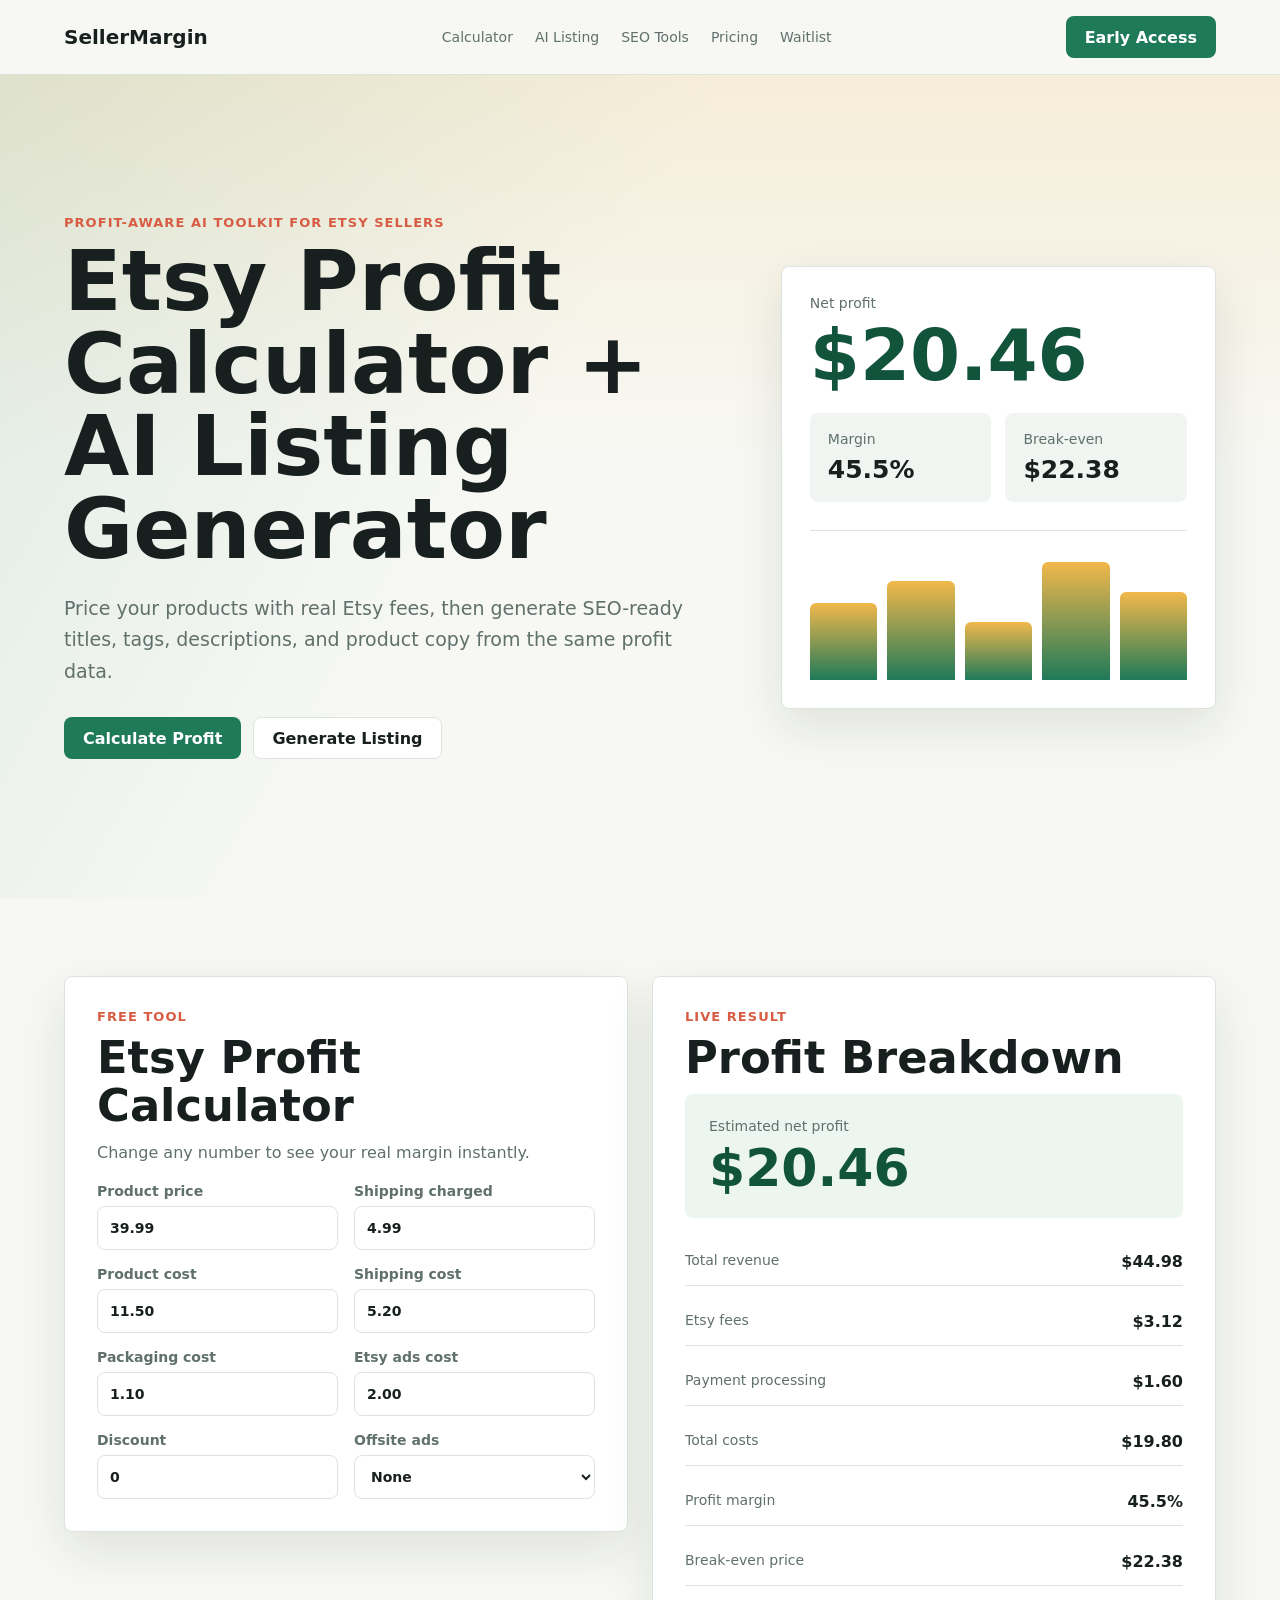
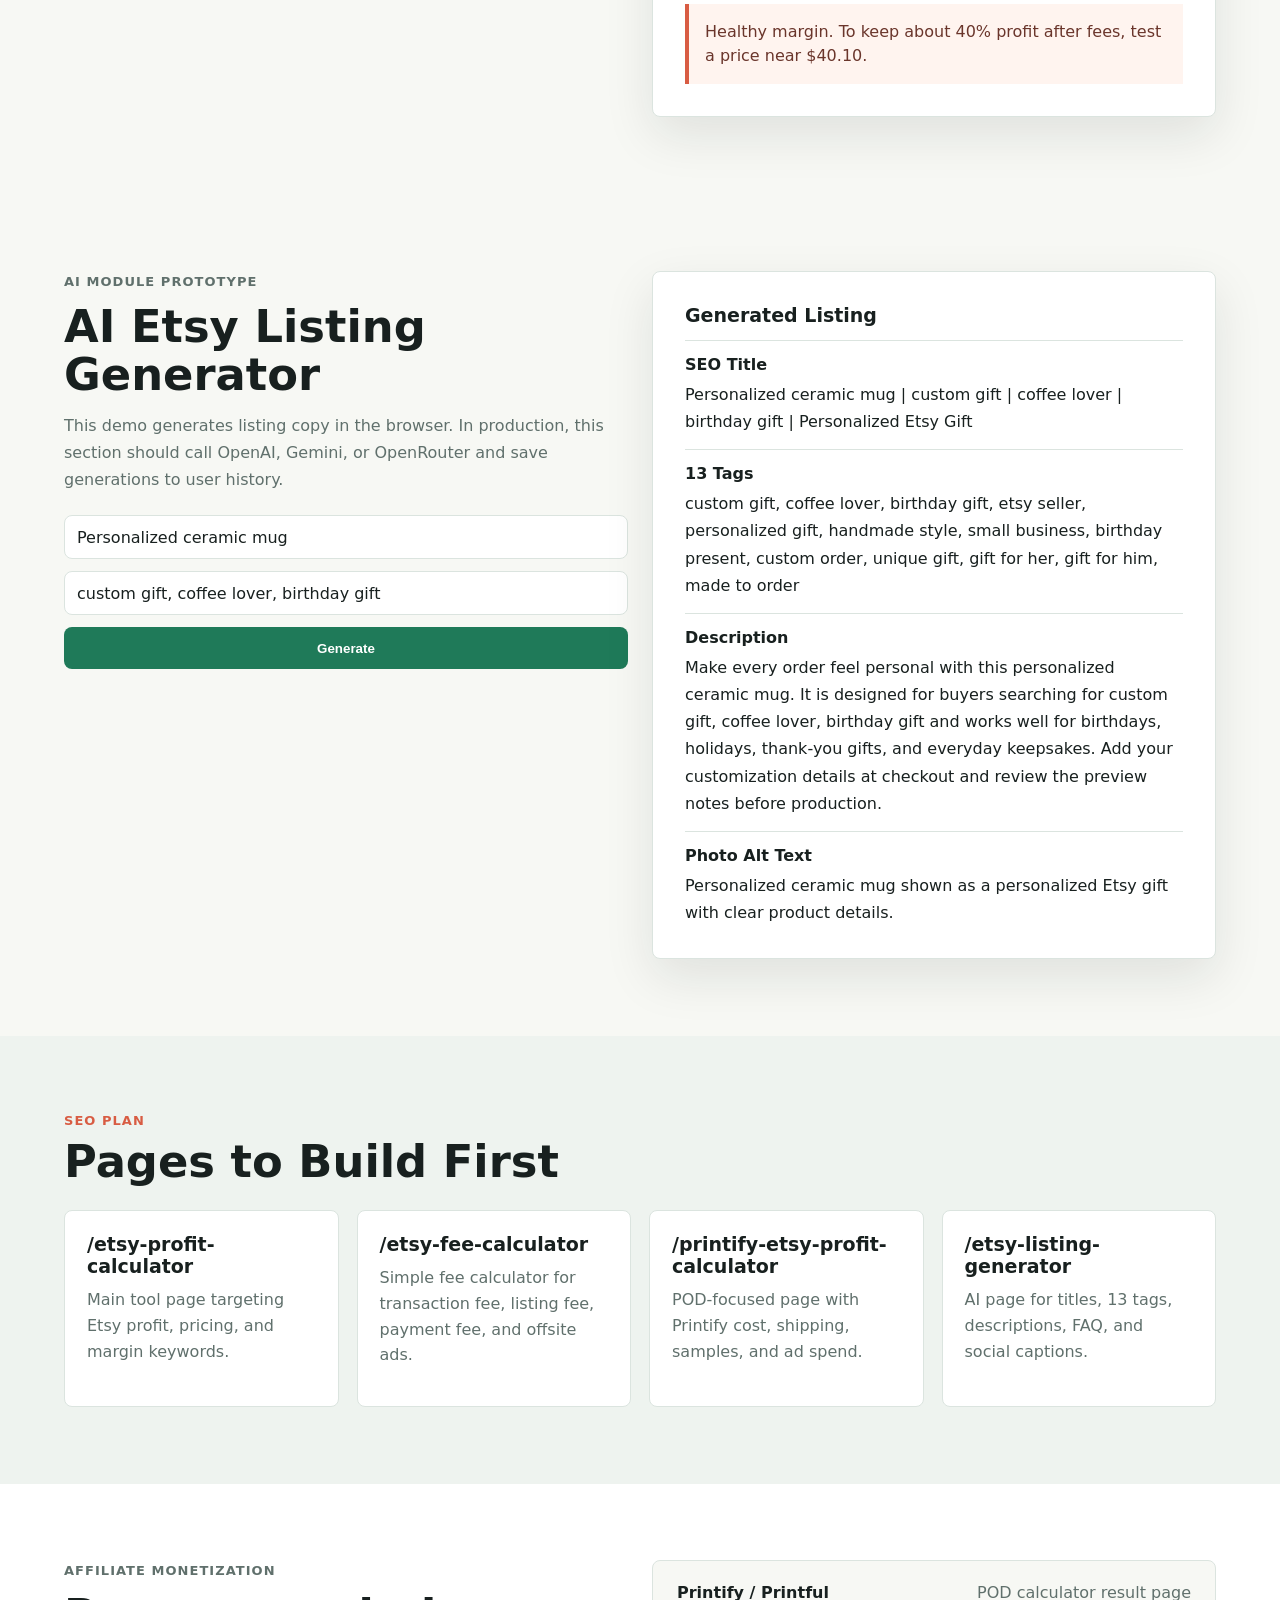
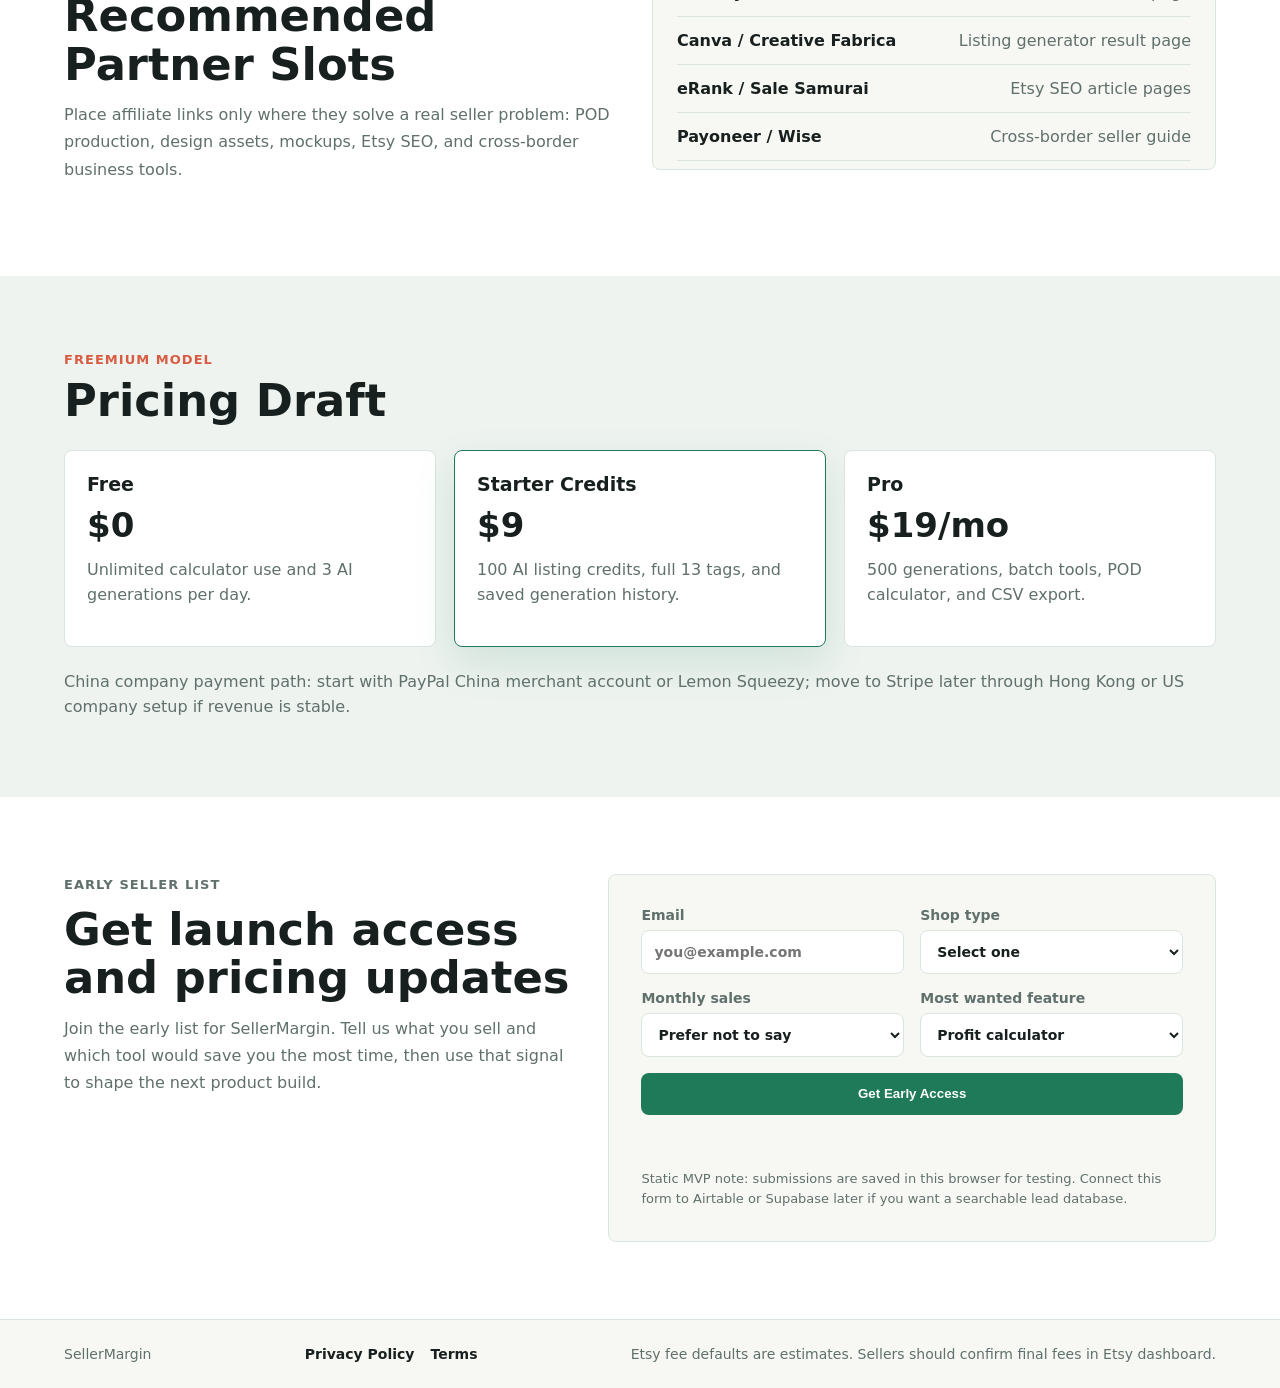
<file: index.html>
<!doctype html>
<html lang="en">
  <head>
    <meta charset="UTF-8" />
    <meta name="viewport" content="width=device-width, initial-scale=1.0" />
    <title>Etsy Profit Calculator & AI Listing Generator | SellerMargin</title>
    <meta
      name="description"
      content="Free Etsy profit calculator and AI listing toolkit for sellers. Estimate Etsy fees, net profit, margin, break-even price, titles, tags, and descriptions."
    />
    <meta
      name="keywords"
      content="Etsy profit calculator, Etsy fee calculator, Etsy listing generator, Etsy SEO tool, Etsy pricing calculator"
    />
    <meta name="robots" content="index, follow" />
    <meta name="theme-color" content="#1f7a59" />
    <meta property="og:type" content="website" />
    <meta property="og:title" content="Etsy Profit Calculator & AI Listing Generator" />
    <meta
      property="og:description"
      content="Calculate Etsy profit before you list, then draft SEO-friendly titles, tags, and product descriptions."
    />
    <meta property="og:site_name" content="SellerMargin" />
    <meta name="twitter:card" content="summary_large_image" />
    <meta name="twitter:title" content="Etsy Profit Calculator & AI Listing Generator" />
    <meta
      name="twitter:description"
      content="Free Etsy profit calculator and AI listing toolkit for handmade, POD, and digital product sellers."
    />
    <link rel="stylesheet" href="styles.css" />
    <script async src="https://www.googletagmanager.com/gtag/js?id=G-8YVQJDS0BV"></script>
    <script>
      window.dataLayer = window.dataLayer || [];
      function gtag() {
        dataLayer.push(arguments);
      }
      gtag("js", new Date());
      gtag("config", "G-8YVQJDS0BV");
    </script>
    <script type="application/ld+json">
      {
        "@context": "https://schema.org",
        "@type": "SoftwareApplication",
        "name": "SellerMargin",
        "applicationCategory": "BusinessApplication",
        "operatingSystem": "Web",
        "description": "A free Etsy profit calculator and AI listing toolkit for estimating product margin and drafting listing copy.",
        "offers": {
          "@type": "Offer",
          "price": "0",
          "priceCurrency": "USD"
        }
      }
    </script>
  </head>
  <body>
    <header class="topbar">
      <a class="brand" href="#tool">SellerMargin</a>
      <nav class="nav" aria-label="Primary navigation">
        <a href="#calculator">Calculator</a>
        <a href="#listing">AI Listing</a>
        <a href="#seo">SEO Tools</a>
        <a href="#pricing">Pricing</a>
        <a href="#waitlist">Waitlist</a>
      </nav>
      <a class="nav-cta" href="#waitlist">Early Access</a>
    </header>

    <main>
      <section class="hero" id="tool">
        <div class="hero-copy">
          <p class="eyebrow">Profit-aware AI toolkit for Etsy sellers</p>
          <h1>Etsy Profit Calculator + AI Listing Generator</h1>
          <p class="hero-text">
            Price your products with real Etsy fees, then generate SEO-ready titles, tags,
            descriptions, and product copy from the same profit data.
          </p>
          <div class="hero-actions">
            <a class="button primary" href="#calculator" data-track="hero_calculator_clicked">Calculate Profit</a>
            <a class="button secondary" href="#listing" data-track="hero_listing_clicked">Generate Listing</a>
          </div>
        </div>
        <div class="hero-panel" aria-label="Profit preview">
          <div class="metric">
            <span>Net profit</span>
            <strong id="heroProfit">$18.42</strong>
          </div>
          <div class="metric-row">
            <div>
              <span>Margin</span>
              <strong id="heroMargin">36.8%</strong>
            </div>
            <div>
              <span>Break-even</span>
              <strong id="heroBreakEven">$22.31</strong>
            </div>
          </div>
          <div class="mini-chart">
            <span style="height: 56%"></span>
            <span style="height: 72%"></span>
            <span style="height: 42%"></span>
            <span style="height: 86%"></span>
            <span style="height: 64%"></span>
          </div>
        </div>
      </section>

      <section class="tool-grid" id="calculator">
        <div class="panel input-panel">
          <div class="section-heading">
            <p class="eyebrow">Free tool</p>
            <h2>Etsy Profit Calculator</h2>
            <p class="section-intro">Change any number to see your real margin instantly.</p>
          </div>

          <form class="calculator-form" id="profitForm">
            <label>
              Product price
              <input type="number" id="price" min="0" step="0.01" value="39.99" />
            </label>
            <label>
              Shipping charged
              <input type="number" id="shippingCharged" min="0" step="0.01" value="4.99" />
            </label>
            <label>
              Product cost
              <input type="number" id="productCost" min="0" step="0.01" value="11.50" />
            </label>
            <label>
              Shipping cost
              <input type="number" id="shippingCost" min="0" step="0.01" value="5.20" />
            </label>
            <label>
              Packaging cost
              <input type="number" id="packagingCost" min="0" step="0.01" value="1.10" />
            </label>
            <label>
              Etsy ads cost
              <input type="number" id="adsCost" min="0" step="0.01" value="2.00" />
            </label>
            <label>
              Discount
              <input type="number" id="discount" min="0" max="90" step="1" value="0" />
            </label>
            <label>
              Offsite ads
              <select id="offsiteRate">
                <option value="0">None</option>
                <option value="0.12">12%</option>
                <option value="0.15">15%</option>
              </select>
            </label>
          </form>
        </div>

        <div class="panel results-panel">
          <div class="section-heading">
            <p class="eyebrow">Live result</p>
            <h2>Profit Breakdown</h2>
          </div>

          <div class="result-main">
            <span>Estimated net profit</span>
            <strong id="netProfit">$0.00</strong>
          </div>

          <div class="result-list">
            <div><span>Total revenue</span><strong id="totalRevenue">$0.00</strong></div>
            <div><span>Etsy fees</span><strong id="etsyFees">$0.00</strong></div>
            <div><span>Payment processing</span><strong id="paymentFee">$0.00</strong></div>
            <div><span>Total costs</span><strong id="totalCosts">$0.00</strong></div>
            <div><span>Profit margin</span><strong id="profitMargin">0%</strong></div>
            <div><span>Break-even price</span><strong id="breakEven">$0.00</strong></div>
          </div>

          <div class="recommendation" id="recommendation"></div>
        </div>
      </section>

      <section class="split-section" id="listing">
        <div>
          <p class="eyebrow">AI module prototype</p>
          <h2>AI Etsy Listing Generator</h2>
          <p>
            This demo generates listing copy in the browser. In production, this section
            should call OpenAI, Gemini, or OpenRouter and save generations to user history.
          </p>
          <div class="listing-controls">
            <input id="productType" value="Personalized ceramic mug" aria-label="Product type" />
            <input id="keywords" value="custom gift, coffee lover, birthday gift" aria-label="Keywords" />
            <button class="button primary" id="generateListing" type="button">Generate</button>
          </div>
        </div>
        <div class="panel output-panel">
          <h3>Generated Listing</h3>
          <div id="listingOutput"></div>
        </div>
      </section>

      <section class="content-band" id="seo">
        <div class="section-heading">
          <p class="eyebrow">SEO plan</p>
          <h2>Pages to Build First</h2>
        </div>
        <div class="cards">
          <article class="card">
            <h3><a href="etsy-profit-calculator.html">/etsy-profit-calculator</a></h3>
            <p>Main tool page targeting Etsy profit, pricing, and margin keywords.</p>
          </article>
          <article class="card">
            <h3><a href="etsy-fee-calculator.html">/etsy-fee-calculator</a></h3>
            <p>Simple fee calculator for transaction fee, listing fee, payment fee, and offsite ads.</p>
          </article>
          <article class="card">
            <h3><a href="printify-etsy-profit-calculator.html">/printify-etsy-profit-calculator</a></h3>
            <p>POD-focused page with Printify cost, shipping, samples, and ad spend.</p>
          </article>
          <article class="card">
            <h3><a href="etsy-listing-generator.html">/etsy-listing-generator</a></h3>
            <p>AI page for titles, 13 tags, descriptions, FAQ, and social captions.</p>
          </article>
        </div>
      </section>

      <section class="split-section affiliate">
        <div>
          <p class="eyebrow">Affiliate monetization</p>
          <h2>Recommended Partner Slots</h2>
          <p>
            Place affiliate links only where they solve a real seller problem: POD production,
            design assets, mockups, Etsy SEO, and cross-border business tools.
          </p>
        </div>
        <div class="partner-list">
          <div><strong>Printify / Printful</strong><span>POD calculator result page</span></div>
          <div><strong>Canva / Creative Fabrica</strong><span>Listing generator result page</span></div>
          <div><strong>eRank / Sale Samurai</strong><span>Etsy SEO article pages</span></div>
          <div><strong>Payoneer / Wise</strong><span>Cross-border seller guide</span></div>
        </div>
      </section>

      <section class="content-band" id="pricing">
        <div class="section-heading">
          <p class="eyebrow">Freemium model</p>
          <h2>Pricing Draft</h2>
        </div>
        <div class="pricing-grid">
          <article class="price-card">
            <h3>Free</h3>
            <strong>$0</strong>
            <p>Unlimited calculator use and 3 AI generations per day.</p>
          </article>
          <article class="price-card featured">
            <h3>Starter Credits</h3>
            <strong>$9</strong>
            <p>100 AI listing credits, full 13 tags, and saved generation history.</p>
          </article>
          <article class="price-card">
            <h3>Pro</h3>
            <strong>$19/mo</strong>
            <p>500 generations, batch tools, POD calculator, and CSV export.</p>
          </article>
        </div>
        <p class="payment-note">
          China company payment path: start with PayPal China merchant account or Lemon Squeezy;
          move to Stripe later through Hong Kong or US company setup if revenue is stable.
        </p>
      </section>

      <section class="waitlist-section" id="waitlist">
        <div class="waitlist-copy">
          <p class="eyebrow">Early seller list</p>
          <h2>Get launch access and pricing updates</h2>
          <p>
            Join the early list for SellerMargin. Tell us what you sell and which tool would
            save you the most time, then use that signal to shape the next product build.
          </p>
        </div>
        <form
          class="waitlist-form"
          id="waitlistForm"
          action="https://formsubmit.co/ajax/rockbush2021@gmail.com"
          method="POST"
        >
          <input type="hidden" name="_subject" value="New SellerMargin early access lead" />
          <input type="hidden" name="_template" value="table" />
          <input type="hidden" name="_captcha" value="false" />
          <label>
            Email
            <input type="email" id="waitlistEmail" name="email" placeholder="you@example.com" required />
          </label>
          <label>
            Shop type
            <select id="shopType" name="shopType" required>
              <option value="">Select one</option>
              <option>Handmade products</option>
              <option>Digital products</option>
              <option>Print on Demand</option>
              <option>New Etsy seller</option>
              <option>Other ecommerce seller</option>
            </select>
          </label>
          <label>
            Monthly sales
            <select id="monthlySales" name="monthlySales">
              <option value="">Prefer not to say</option>
              <option>$0 - $500</option>
              <option>$501 - $2,000</option>
              <option>$2,001 - $10,000</option>
              <option>$10,000+</option>
            </select>
          </label>
          <label>
            Most wanted feature
            <select id="wantedFeature" name="wantedFeature">
              <option>Profit calculator</option>
              <option>AI listing generator</option>
              <option>SEO keyword planner</option>
              <option>Batch listing tools</option>
              <option>CSV export</option>
            </select>
          </label>
          <button class="button primary" type="submit" data-track="waitlist_submit_clicked">Get Early Access</button>
          <p class="form-status" id="waitlistStatus" role="status" aria-live="polite"></p>
          <p class="form-note">
            Static MVP note: submissions are saved in this browser for testing. Connect this
            form to Airtable or Supabase later if you want a searchable lead database.
          </p>
        </form>
      </section>
    </main>

    <footer class="footer">
      <span>SellerMargin</span>
      <nav class="footer-links" aria-label="Footer navigation">
        <a href="privacy.html">Privacy Policy</a>
        <a href="terms.html">Terms</a>
      </nav>
      <span>Etsy fee defaults are estimates. Sellers should confirm final fees in Etsy dashboard.</span>
    </footer>

    <script src="script.js"></script>
  </body>
</html>
</file>
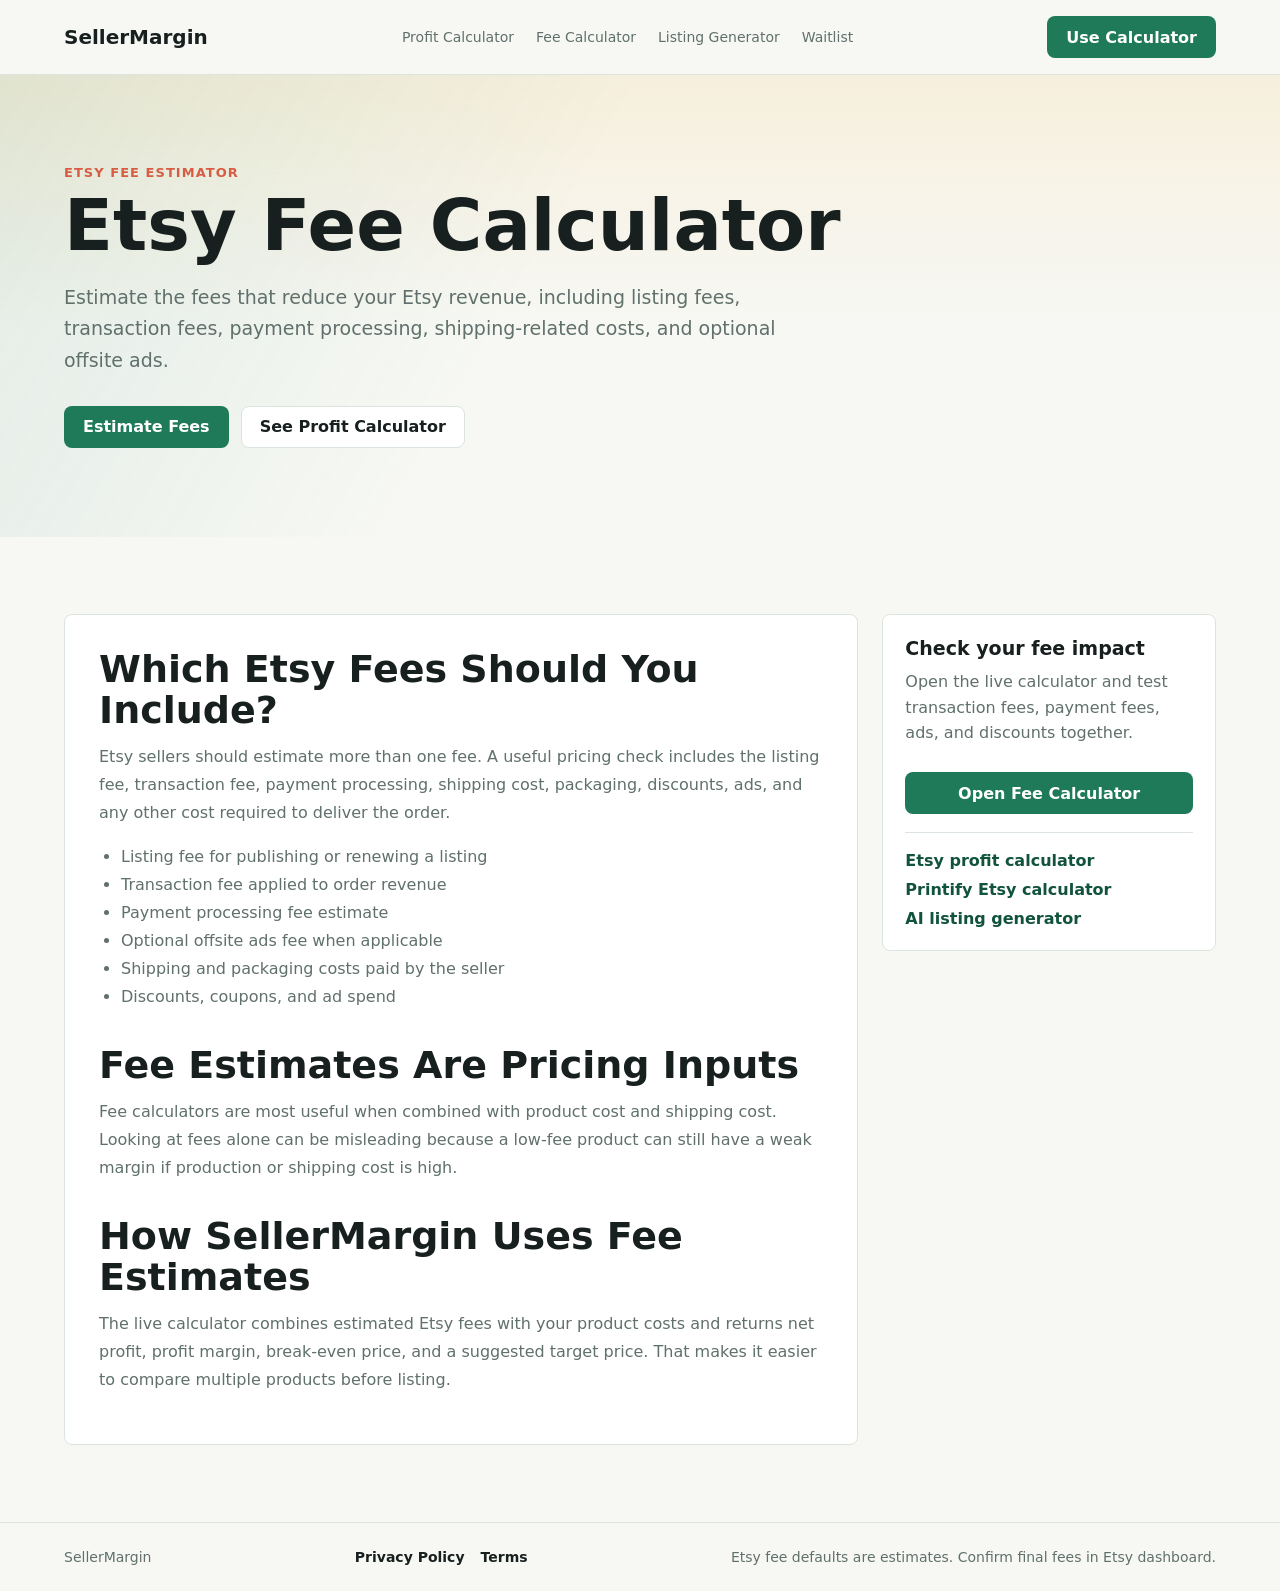
<file: etsy-fee-calculator.html>
<!doctype html>
<html lang="en">
  <head>
    <meta charset="UTF-8" />
    <meta name="viewport" content="width=device-width, initial-scale=1.0" />
    <title>Etsy Fee Calculator | SellerMargin</title>
    <meta
      name="description"
      content="Estimate Etsy listing fees, transaction fees, payment processing fees, offsite ads, and total selling costs before pricing your product."
    />
    <meta name="robots" content="index, follow" />
    <link rel="canonical" href="https://rockbush.github.io/etys-test/etsy-fee-calculator.html" />
    <meta property="og:type" content="website" />
    <meta property="og:title" content="Etsy Fee Calculator" />
    <meta property="og:description" content="Estimate Etsy fees and total selling costs before pricing." />
    <meta property="og:site_name" content="SellerMargin" />
    <meta name="twitter:card" content="summary" />
    <link rel="stylesheet" href="styles.css" />
    <script async src="https://www.googletagmanager.com/gtag/js?id=G-8YVQJDS0BV"></script>
    <script>
      window.dataLayer = window.dataLayer || [];
      function gtag() {
        dataLayer.push(arguments);
      }
      gtag("js", new Date());
      gtag("config", "G-8YVQJDS0BV");
    </script>
  </head>
  <body>
    <header class="topbar">
      <a class="brand" href="index.html#tool">SellerMargin</a>
      <nav class="nav" aria-label="Primary navigation">
        <a href="etsy-profit-calculator.html">Profit Calculator</a>
        <a href="etsy-fee-calculator.html">Fee Calculator</a>
        <a href="etsy-listing-generator.html">Listing Generator</a>
        <a href="index.html#waitlist">Waitlist</a>
      </nav>
      <a class="nav-cta" href="index.html#calculator" data-track="seo_fee_cta_clicked">Use Calculator</a>
    </header>

    <main>
      <section class="seo-hero">
        <p class="eyebrow">Etsy fee estimator</p>
        <h1>Etsy Fee Calculator</h1>
        <p class="hero-text">
          Estimate the fees that reduce your Etsy revenue, including listing fees,
          transaction fees, payment processing, shipping-related costs, and optional
          offsite ads.
        </p>
        <div class="hero-actions">
          <a class="button primary" href="index.html#calculator" data-track="seo_fee_cta_clicked">
            Estimate Fees
          </a>
          <a class="button secondary" href="etsy-profit-calculator.html">
            See Profit Calculator
          </a>
        </div>
      </section>

      <section class="seo-layout">
        <article class="article-panel">
          <h2>Which Etsy Fees Should You Include?</h2>
          <p>
            Etsy sellers should estimate more than one fee. A useful pricing check includes
            the listing fee, transaction fee, payment processing, shipping cost, packaging,
            discounts, ads, and any other cost required to deliver the order.
          </p>
          <ul>
            <li>Listing fee for publishing or renewing a listing</li>
            <li>Transaction fee applied to order revenue</li>
            <li>Payment processing fee estimate</li>
            <li>Optional offsite ads fee when applicable</li>
            <li>Shipping and packaging costs paid by the seller</li>
            <li>Discounts, coupons, and ad spend</li>
          </ul>

          <h2>Fee Estimates Are Pricing Inputs</h2>
          <p>
            Fee calculators are most useful when combined with product cost and shipping
            cost. Looking at fees alone can be misleading because a low-fee product can
            still have a weak margin if production or shipping cost is high.
          </p>

          <h2>How SellerMargin Uses Fee Estimates</h2>
          <p>
            The live calculator combines estimated Etsy fees with your product costs and
            returns net profit, profit margin, break-even price, and a suggested target
            price. That makes it easier to compare multiple products before listing.
          </p>
        </article>

        <aside class="side-panel">
          <h3>Check your fee impact</h3>
          <p>Open the live calculator and test transaction fees, payment fees, ads, and discounts together.</p>
          <a class="button primary" href="index.html#calculator" data-track="seo_fee_cta_clicked">
            Open Fee Calculator
          </a>
          <div class="inline-links">
            <a href="etsy-profit-calculator.html">Etsy profit calculator</a>
            <a href="printify-etsy-profit-calculator.html">Printify Etsy calculator</a>
            <a href="etsy-listing-generator.html">AI listing generator</a>
          </div>
        </aside>
      </section>
    </main>

    <footer class="footer">
      <span>SellerMargin</span>
      <nav class="footer-links" aria-label="Footer navigation">
        <a href="privacy.html">Privacy Policy</a>
        <a href="terms.html">Terms</a>
      </nav>
      <span>Etsy fee defaults are estimates. Confirm final fees in Etsy dashboard.</span>
    </footer>

    <script src="script.js"></script>
  </body>
</html>
</file>
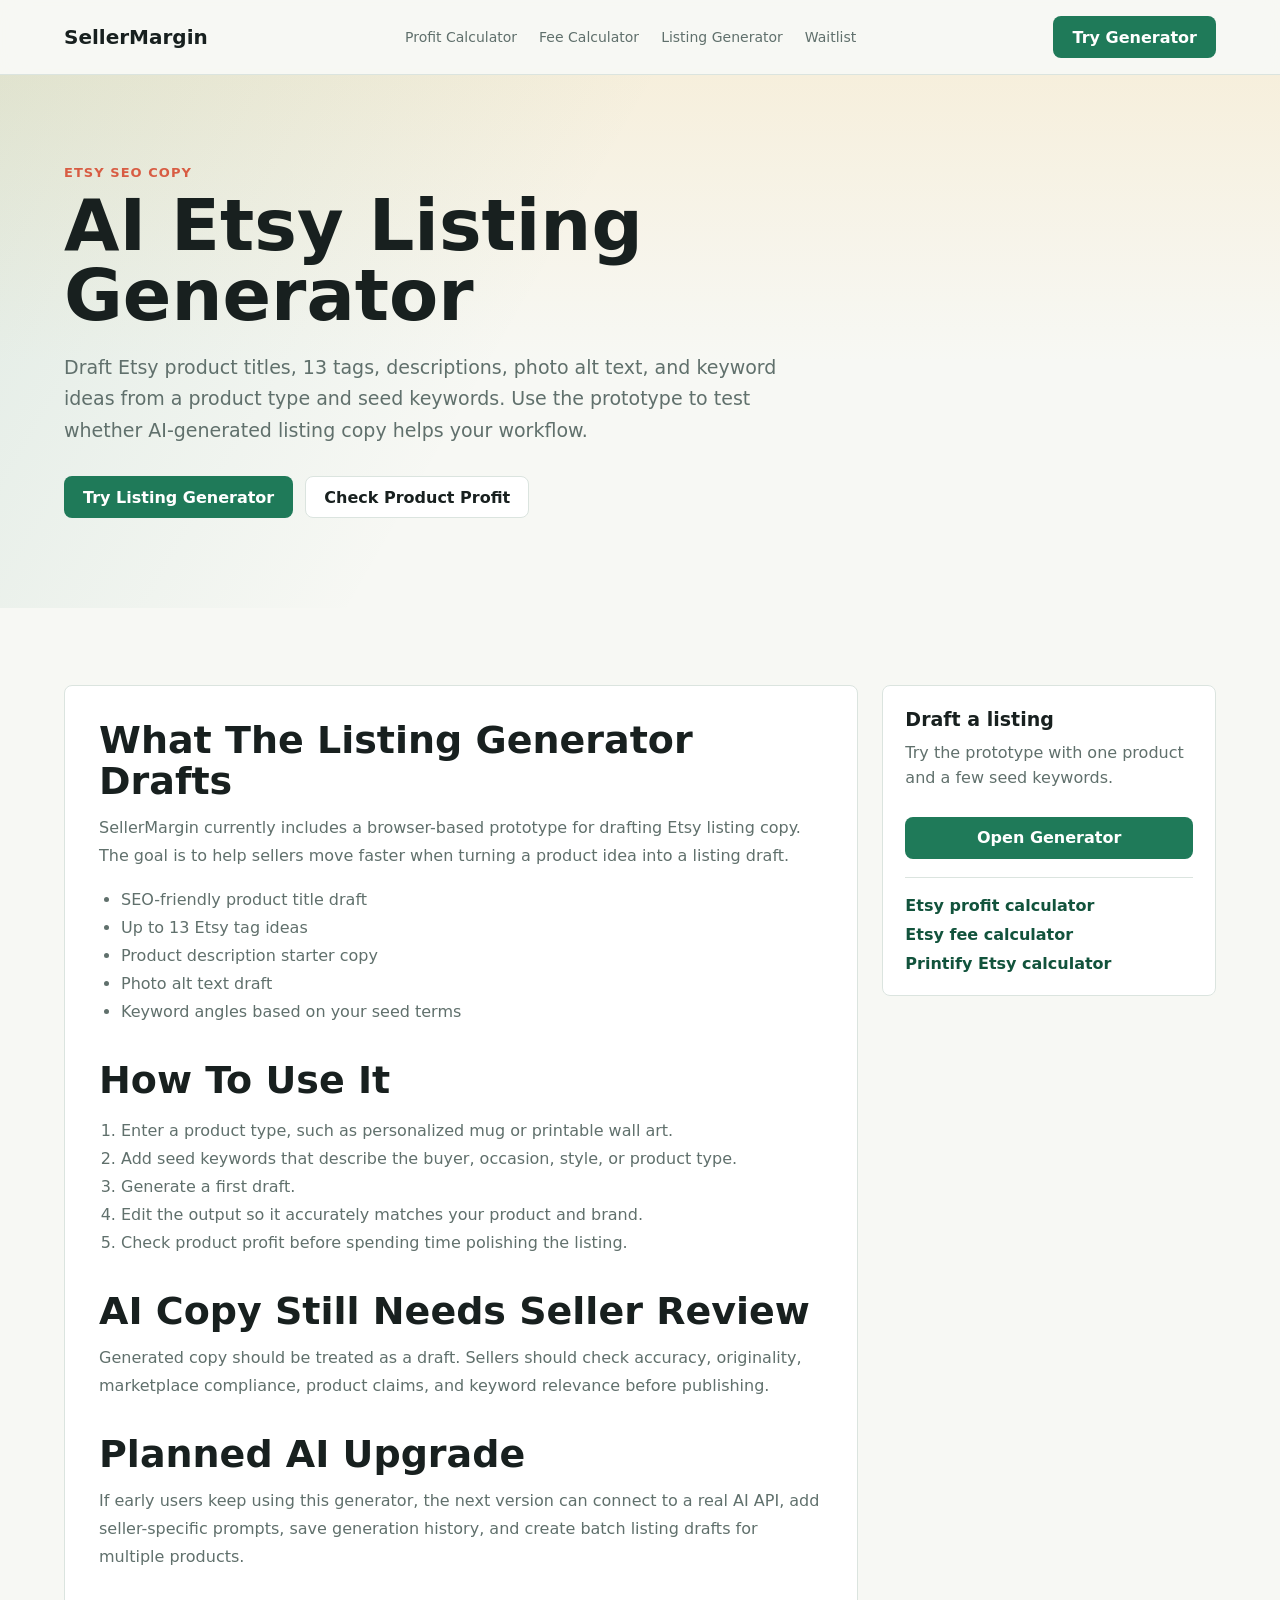
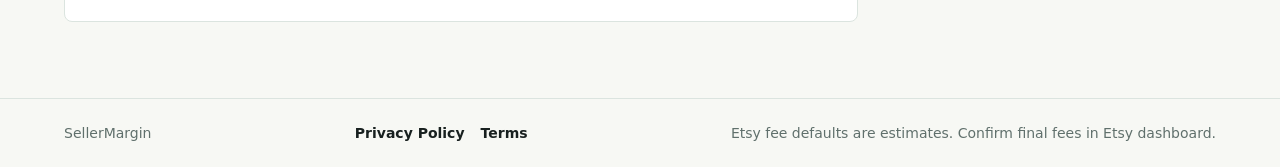
<file: etsy-listing-generator.html>
<!doctype html>
<html lang="en">
  <head>
    <meta charset="UTF-8" />
    <meta name="viewport" content="width=device-width, initial-scale=1.0" />
    <title>AI Etsy Listing Generator | SellerMargin</title>
    <meta
      name="description"
      content="Draft Etsy listing titles, tags, descriptions, keyword ideas, and product copy with a lightweight AI listing generator prototype."
    />
    <meta name="robots" content="index, follow" />
    <link rel="canonical" href="https://rockbush.github.io/etys-test/etsy-listing-generator.html" />
    <meta property="og:type" content="website" />
    <meta property="og:title" content="AI Etsy Listing Generator" />
    <meta
      property="og:description"
      content="Draft Etsy titles, tags, descriptions, and keyword ideas faster."
    />
    <meta property="og:site_name" content="SellerMargin" />
    <meta name="twitter:card" content="summary" />
    <link rel="stylesheet" href="styles.css" />
    <script async src="https://www.googletagmanager.com/gtag/js?id=G-8YVQJDS0BV"></script>
    <script>
      window.dataLayer = window.dataLayer || [];
      function gtag() {
        dataLayer.push(arguments);
      }
      gtag("js", new Date());
      gtag("config", "G-8YVQJDS0BV");
    </script>
  </head>
  <body>
    <header class="topbar">
      <a class="brand" href="index.html#tool">SellerMargin</a>
      <nav class="nav" aria-label="Primary navigation">
        <a href="etsy-profit-calculator.html">Profit Calculator</a>
        <a href="etsy-fee-calculator.html">Fee Calculator</a>
        <a href="etsy-listing-generator.html">Listing Generator</a>
        <a href="index.html#waitlist">Waitlist</a>
      </nav>
      <a class="nav-cta" href="index.html#listing" data-track="seo_listing_cta_clicked">Try Generator</a>
    </header>

    <main>
      <section class="seo-hero">
        <p class="eyebrow">Etsy SEO copy</p>
        <h1>AI Etsy Listing Generator</h1>
        <p class="hero-text">
          Draft Etsy product titles, 13 tags, descriptions, photo alt text, and keyword
          ideas from a product type and seed keywords. Use the prototype to test whether
          AI-generated listing copy helps your workflow.
        </p>
        <div class="hero-actions">
          <a class="button primary" href="index.html#listing" data-track="seo_listing_cta_clicked">
            Try Listing Generator
          </a>
          <a class="button secondary" href="index.html#calculator" data-track="seo_calculator_cta_clicked">
            Check Product Profit
          </a>
        </div>
      </section>

      <section class="seo-layout">
        <article class="article-panel">
          <h2>What The Listing Generator Drafts</h2>
          <p>
            SellerMargin currently includes a browser-based prototype for drafting Etsy
            listing copy. The goal is to help sellers move faster when turning a product
            idea into a listing draft.
          </p>
          <ul>
            <li>SEO-friendly product title draft</li>
            <li>Up to 13 Etsy tag ideas</li>
            <li>Product description starter copy</li>
            <li>Photo alt text draft</li>
            <li>Keyword angles based on your seed terms</li>
          </ul>

          <h2>How To Use It</h2>
          <ol>
            <li>Enter a product type, such as personalized mug or printable wall art.</li>
            <li>Add seed keywords that describe the buyer, occasion, style, or product type.</li>
            <li>Generate a first draft.</li>
            <li>Edit the output so it accurately matches your product and brand.</li>
            <li>Check product profit before spending time polishing the listing.</li>
          </ol>

          <h2>AI Copy Still Needs Seller Review</h2>
          <p>
            Generated copy should be treated as a draft. Sellers should check accuracy,
            originality, marketplace compliance, product claims, and keyword relevance
            before publishing.
          </p>

          <h2>Planned AI Upgrade</h2>
          <p>
            If early users keep using this generator, the next version can connect to a real
            AI API, add seller-specific prompts, save generation history, and create batch
            listing drafts for multiple products.
          </p>
        </article>

        <aside class="side-panel">
          <h3>Draft a listing</h3>
          <p>Try the prototype with one product and a few seed keywords.</p>
          <a class="button primary" href="index.html#listing" data-track="seo_listing_cta_clicked">
            Open Generator
          </a>
          <div class="inline-links">
            <a href="etsy-profit-calculator.html">Etsy profit calculator</a>
            <a href="etsy-fee-calculator.html">Etsy fee calculator</a>
            <a href="printify-etsy-profit-calculator.html">Printify Etsy calculator</a>
          </div>
        </aside>
      </section>
    </main>

    <footer class="footer">
      <span>SellerMargin</span>
      <nav class="footer-links" aria-label="Footer navigation">
        <a href="privacy.html">Privacy Policy</a>
        <a href="terms.html">Terms</a>
      </nav>
      <span>Etsy fee defaults are estimates. Confirm final fees in Etsy dashboard.</span>
    </footer>

    <script src="script.js"></script>
  </body>
</html>
</file>
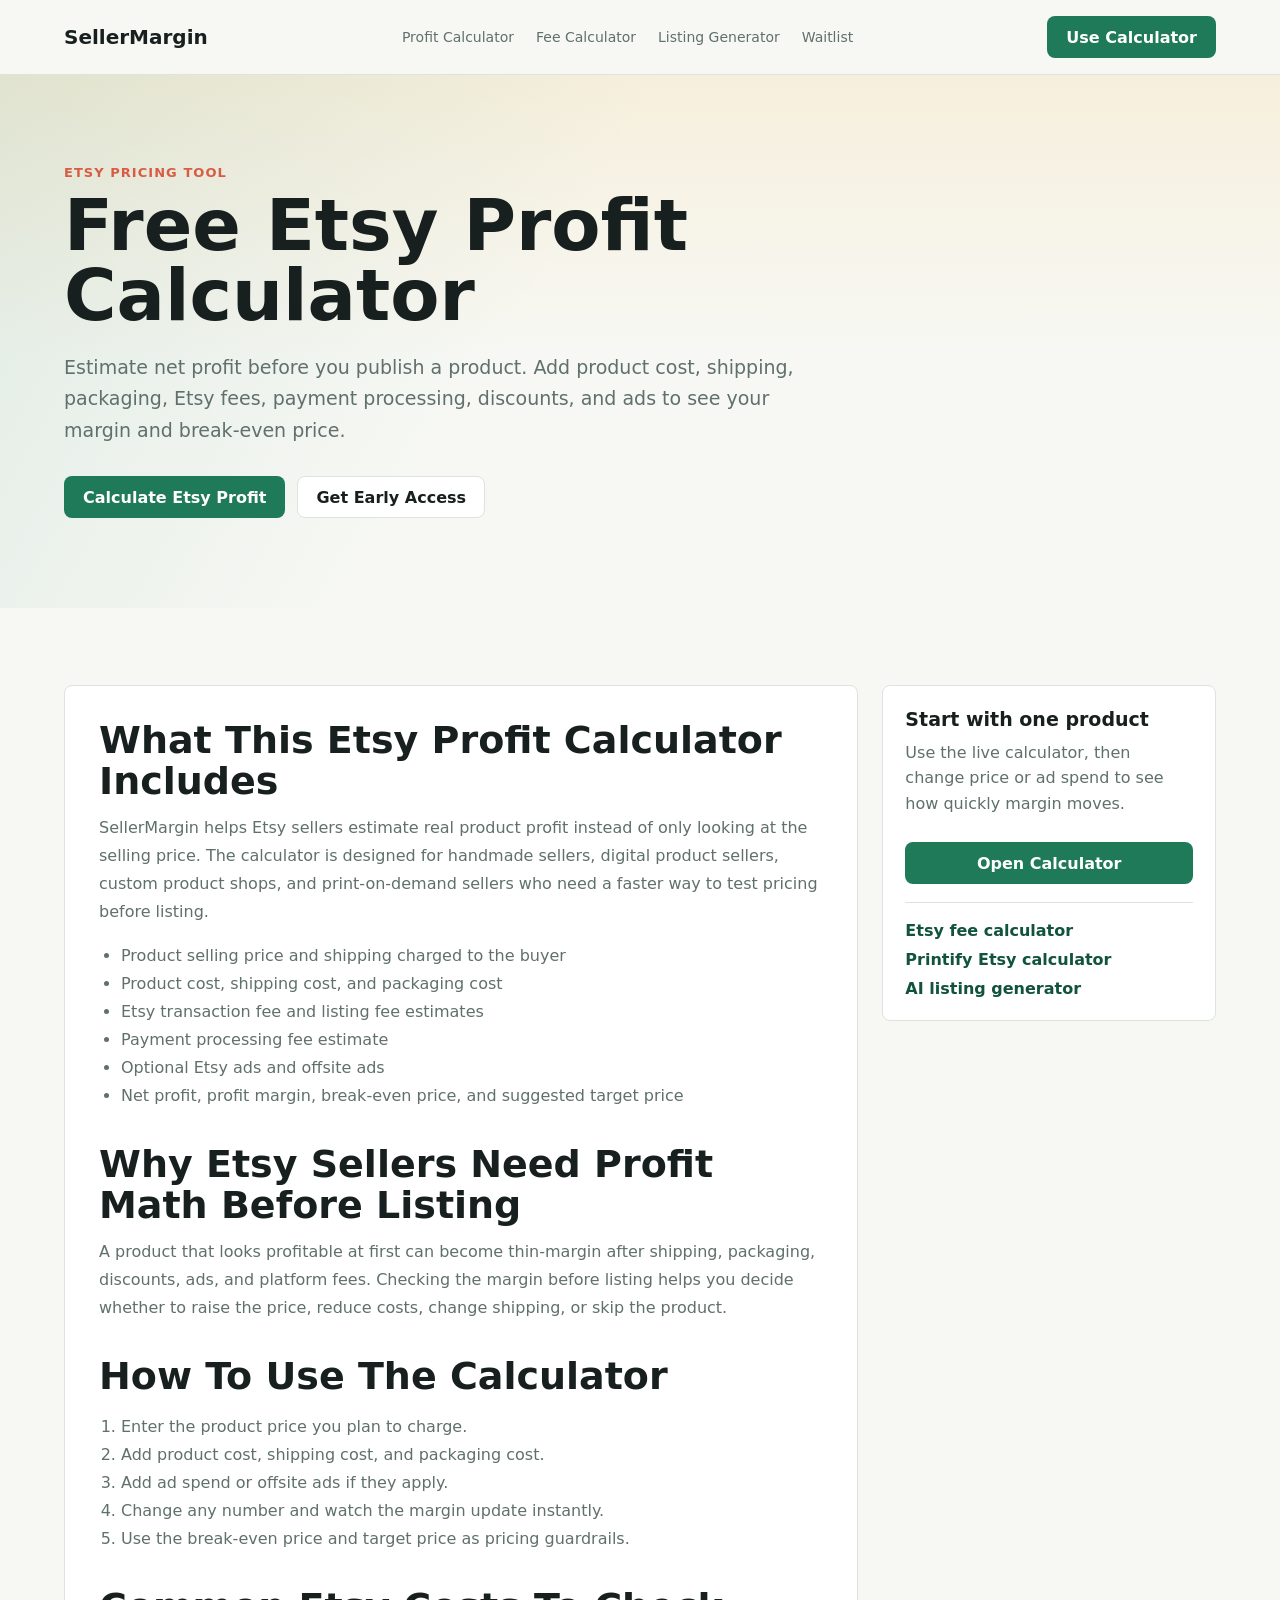
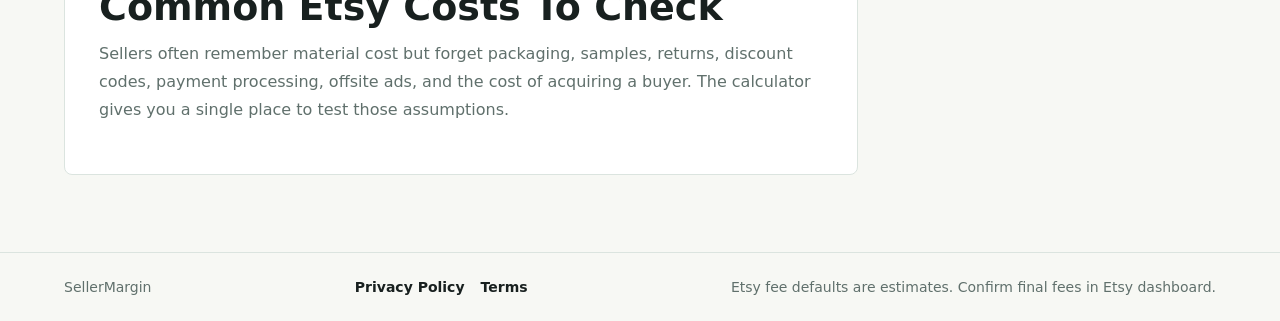
<file: etsy-profit-calculator.html>
<!doctype html>
<html lang="en">
  <head>
    <meta charset="UTF-8" />
    <meta name="viewport" content="width=device-width, initial-scale=1.0" />
    <title>Free Etsy Profit Calculator | SellerMargin</title>
    <meta
      name="description"
      content="Use this free Etsy profit calculator to estimate net profit, Etsy fees, payment processing, margin, break-even price, and target selling price before listing."
    />
    <meta name="robots" content="index, follow" />
    <link rel="canonical" href="https://rockbush.github.io/etys-test/etsy-profit-calculator.html" />
    <meta property="og:type" content="website" />
    <meta property="og:title" content="Free Etsy Profit Calculator" />
    <meta
      property="og:description"
      content="Estimate Etsy fees, costs, margin, and break-even price before you list."
    />
    <meta property="og:site_name" content="SellerMargin" />
    <meta name="twitter:card" content="summary" />
    <link rel="stylesheet" href="styles.css" />
    <script async src="https://www.googletagmanager.com/gtag/js?id=G-8YVQJDS0BV"></script>
    <script>
      window.dataLayer = window.dataLayer || [];
      function gtag() {
        dataLayer.push(arguments);
      }
      gtag("js", new Date());
      gtag("config", "G-8YVQJDS0BV");
    </script>
  </head>
  <body>
    <header class="topbar">
      <a class="brand" href="index.html#tool">SellerMargin</a>
      <nav class="nav" aria-label="Primary navigation">
        <a href="etsy-profit-calculator.html">Profit Calculator</a>
        <a href="etsy-fee-calculator.html">Fee Calculator</a>
        <a href="etsy-listing-generator.html">Listing Generator</a>
        <a href="index.html#waitlist">Waitlist</a>
      </nav>
      <a class="nav-cta" href="index.html#calculator" data-track="seo_calculator_cta_clicked">Use Calculator</a>
    </header>

    <main>
      <section class="seo-hero">
        <p class="eyebrow">Etsy pricing tool</p>
        <h1>Free Etsy Profit Calculator</h1>
        <p class="hero-text">
          Estimate net profit before you publish a product. Add product cost, shipping,
          packaging, Etsy fees, payment processing, discounts, and ads to see your margin
          and break-even price.
        </p>
        <div class="hero-actions">
          <a class="button primary" href="index.html#calculator" data-track="seo_calculator_cta_clicked">
            Calculate Etsy Profit
          </a>
          <a class="button secondary" href="index.html#waitlist" data-track="seo_waitlist_cta_clicked">
            Get Early Access
          </a>
        </div>
      </section>

      <section class="seo-layout">
        <article class="article-panel">
          <h2>What This Etsy Profit Calculator Includes</h2>
          <p>
            SellerMargin helps Etsy sellers estimate real product profit instead of only
            looking at the selling price. The calculator is designed for handmade sellers,
            digital product sellers, custom product shops, and print-on-demand sellers who
            need a faster way to test pricing before listing.
          </p>
          <ul>
            <li>Product selling price and shipping charged to the buyer</li>
            <li>Product cost, shipping cost, and packaging cost</li>
            <li>Etsy transaction fee and listing fee estimates</li>
            <li>Payment processing fee estimate</li>
            <li>Optional Etsy ads and offsite ads</li>
            <li>Net profit, profit margin, break-even price, and suggested target price</li>
          </ul>

          <h2>Why Etsy Sellers Need Profit Math Before Listing</h2>
          <p>
            A product that looks profitable at first can become thin-margin after shipping,
            packaging, discounts, ads, and platform fees. Checking the margin before listing
            helps you decide whether to raise the price, reduce costs, change shipping, or
            skip the product.
          </p>

          <h2>How To Use The Calculator</h2>
          <ol>
            <li>Enter the product price you plan to charge.</li>
            <li>Add product cost, shipping cost, and packaging cost.</li>
            <li>Add ad spend or offsite ads if they apply.</li>
            <li>Change any number and watch the margin update instantly.</li>
            <li>Use the break-even price and target price as pricing guardrails.</li>
          </ol>

          <h2>Common Etsy Costs To Check</h2>
          <p>
            Sellers often remember material cost but forget packaging, samples, returns,
            discount codes, payment processing, offsite ads, and the cost of acquiring a
            buyer. The calculator gives you a single place to test those assumptions.
          </p>
        </article>

        <aside class="side-panel">
          <h3>Start with one product</h3>
          <p>Use the live calculator, then change price or ad spend to see how quickly margin moves.</p>
          <a class="button primary" href="index.html#calculator" data-track="seo_calculator_cta_clicked">
            Open Calculator
          </a>
          <div class="inline-links">
            <a href="etsy-fee-calculator.html">Etsy fee calculator</a>
            <a href="printify-etsy-profit-calculator.html">Printify Etsy calculator</a>
            <a href="etsy-listing-generator.html">AI listing generator</a>
          </div>
        </aside>
      </section>
    </main>

    <footer class="footer">
      <span>SellerMargin</span>
      <nav class="footer-links" aria-label="Footer navigation">
        <a href="privacy.html">Privacy Policy</a>
        <a href="terms.html">Terms</a>
      </nav>
      <span>Etsy fee defaults are estimates. Confirm final fees in Etsy dashboard.</span>
    </footer>

    <script src="script.js"></script>
  </body>
</html>
</file>
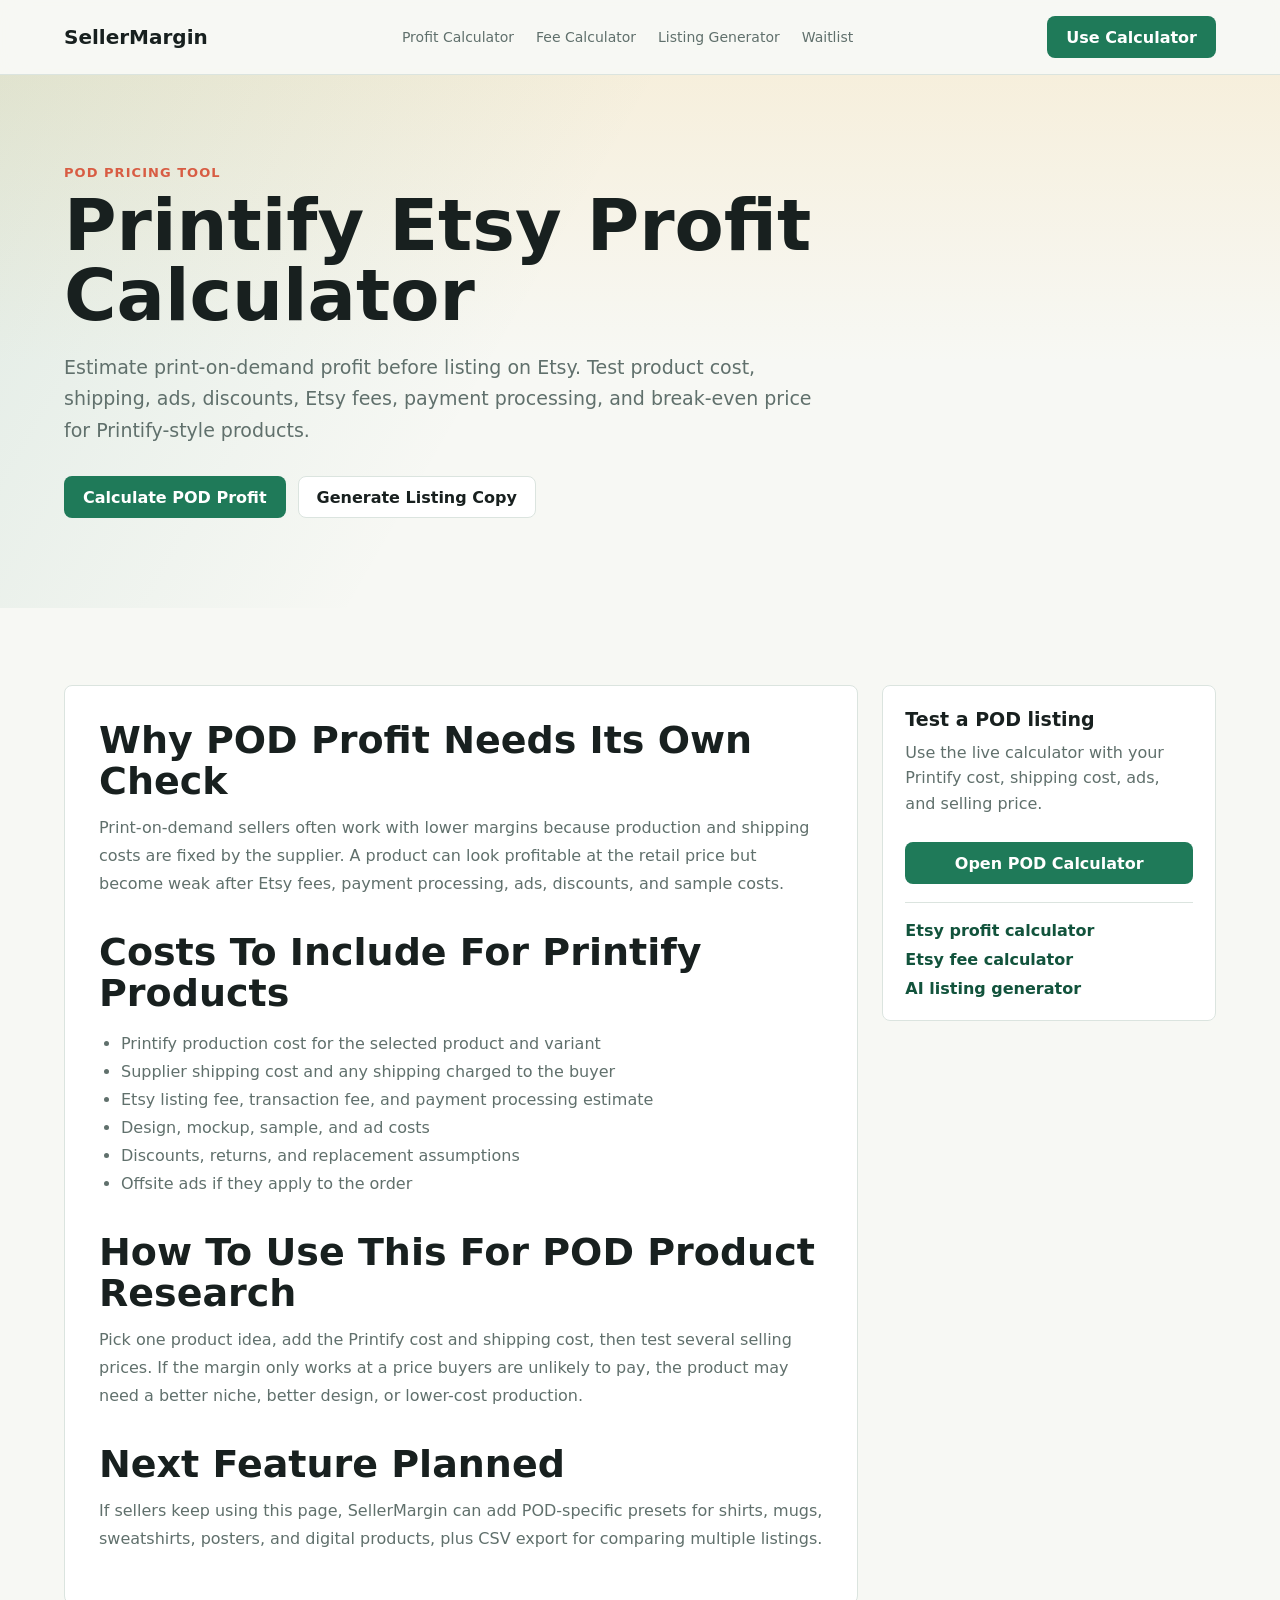
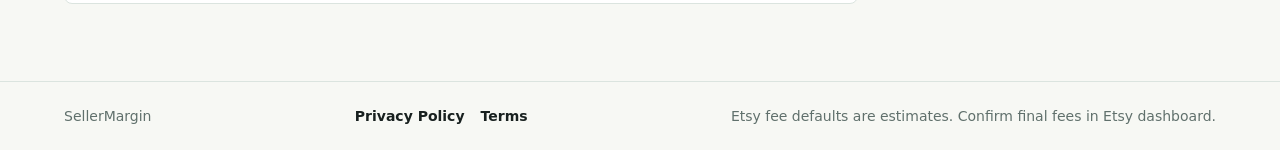
<file: printify-etsy-profit-calculator.html>
<!doctype html>
<html lang="en">
  <head>
    <meta charset="UTF-8" />
    <meta name="viewport" content="width=device-width, initial-scale=1.0" />
    <title>Printify Etsy Profit Calculator | SellerMargin</title>
    <meta
      name="description"
      content="Estimate Printify and Etsy product profit with production cost, shipping, packaging, Etsy fees, payment processing, ads, discounts, and margin."
    />
    <meta name="robots" content="index, follow" />
    <link rel="canonical" href="https://rockbush.github.io/etys-test/printify-etsy-profit-calculator.html" />
    <meta property="og:type" content="website" />
    <meta property="og:title" content="Printify Etsy Profit Calculator" />
    <meta
      property="og:description"
      content="Estimate POD profit for Printify products sold through Etsy."
    />
    <meta property="og:site_name" content="SellerMargin" />
    <meta name="twitter:card" content="summary" />
    <link rel="stylesheet" href="styles.css" />
    <script async src="https://www.googletagmanager.com/gtag/js?id=G-8YVQJDS0BV"></script>
    <script>
      window.dataLayer = window.dataLayer || [];
      function gtag() {
        dataLayer.push(arguments);
      }
      gtag("js", new Date());
      gtag("config", "G-8YVQJDS0BV");
    </script>
  </head>
  <body>
    <header class="topbar">
      <a class="brand" href="index.html#tool">SellerMargin</a>
      <nav class="nav" aria-label="Primary navigation">
        <a href="etsy-profit-calculator.html">Profit Calculator</a>
        <a href="etsy-fee-calculator.html">Fee Calculator</a>
        <a href="etsy-listing-generator.html">Listing Generator</a>
        <a href="index.html#waitlist">Waitlist</a>
      </nav>
      <a class="nav-cta" href="index.html#calculator" data-track="seo_printify_cta_clicked">Use Calculator</a>
    </header>

    <main>
      <section class="seo-hero">
        <p class="eyebrow">POD pricing tool</p>
        <h1>Printify Etsy Profit Calculator</h1>
        <p class="hero-text">
          Estimate print-on-demand profit before listing on Etsy. Test product cost,
          shipping, ads, discounts, Etsy fees, payment processing, and break-even price
          for Printify-style products.
        </p>
        <div class="hero-actions">
          <a class="button primary" href="index.html#calculator" data-track="seo_printify_cta_clicked">
            Calculate POD Profit
          </a>
          <a class="button secondary" href="index.html#listing" data-track="seo_listing_cta_clicked">
            Generate Listing Copy
          </a>
        </div>
      </section>

      <section class="seo-layout">
        <article class="article-panel">
          <h2>Why POD Profit Needs Its Own Check</h2>
          <p>
            Print-on-demand sellers often work with lower margins because production and
            shipping costs are fixed by the supplier. A product can look profitable at the
            retail price but become weak after Etsy fees, payment processing, ads, discounts,
            and sample costs.
          </p>

          <h2>Costs To Include For Printify Products</h2>
          <ul>
            <li>Printify production cost for the selected product and variant</li>
            <li>Supplier shipping cost and any shipping charged to the buyer</li>
            <li>Etsy listing fee, transaction fee, and payment processing estimate</li>
            <li>Design, mockup, sample, and ad costs</li>
            <li>Discounts, returns, and replacement assumptions</li>
            <li>Offsite ads if they apply to the order</li>
          </ul>

          <h2>How To Use This For POD Product Research</h2>
          <p>
            Pick one product idea, add the Printify cost and shipping cost, then test several
            selling prices. If the margin only works at a price buyers are unlikely to pay,
            the product may need a better niche, better design, or lower-cost production.
          </p>

          <h2>Next Feature Planned</h2>
          <p>
            If sellers keep using this page, SellerMargin can add POD-specific presets for
            shirts, mugs, sweatshirts, posters, and digital products, plus CSV export for
            comparing multiple listings.
          </p>
        </article>

        <aside class="side-panel">
          <h3>Test a POD listing</h3>
          <p>Use the live calculator with your Printify cost, shipping cost, ads, and selling price.</p>
          <a class="button primary" href="index.html#calculator" data-track="seo_printify_cta_clicked">
            Open POD Calculator
          </a>
          <div class="inline-links">
            <a href="etsy-profit-calculator.html">Etsy profit calculator</a>
            <a href="etsy-fee-calculator.html">Etsy fee calculator</a>
            <a href="etsy-listing-generator.html">AI listing generator</a>
          </div>
        </aside>
      </section>
    </main>

    <footer class="footer">
      <span>SellerMargin</span>
      <nav class="footer-links" aria-label="Footer navigation">
        <a href="privacy.html">Privacy Policy</a>
        <a href="terms.html">Terms</a>
      </nav>
      <span>Etsy fee defaults are estimates. Confirm final fees in Etsy dashboard.</span>
    </footer>

    <script src="script.js"></script>
  </body>
</html>
</file>
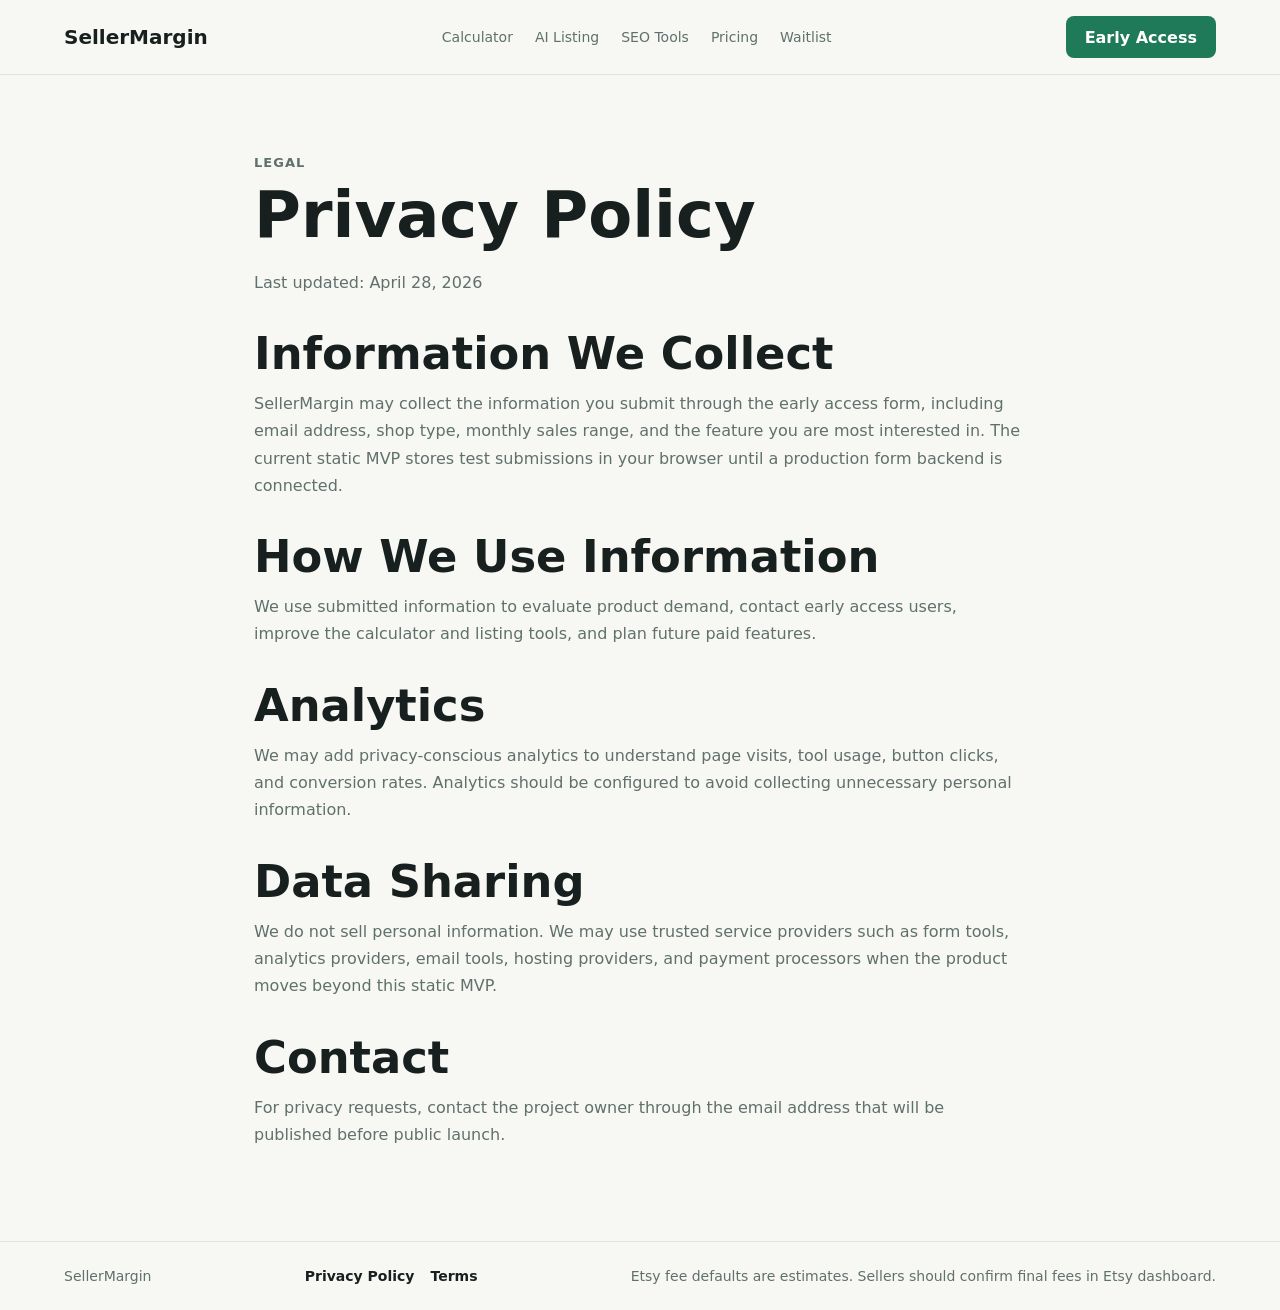
<file: privacy.html>
<!doctype html>
<html lang="en">
  <head>
    <meta charset="UTF-8" />
    <meta name="viewport" content="width=device-width, initial-scale=1.0" />
    <title>Privacy Policy | SellerMargin</title>
    <meta
      name="description"
      content="Privacy Policy for SellerMargin, an Etsy profit calculator and AI listing toolkit MVP."
    />
    <meta name="robots" content="index, follow" />
    <meta name="theme-color" content="#1f7a59" />
    <link rel="stylesheet" href="styles.css" />
  </head>
  <body>
    <header class="topbar">
      <a class="brand" href="index.html#tool">SellerMargin</a>
      <nav class="nav" aria-label="Primary navigation">
        <a href="index.html#calculator">Calculator</a>
        <a href="index.html#listing">AI Listing</a>
        <a href="index.html#seo">SEO Tools</a>
        <a href="index.html#pricing">Pricing</a>
        <a href="index.html#waitlist">Waitlist</a>
      </nav>
      <a class="nav-cta" href="index.html#waitlist">Early Access</a>
    </header>

    <main class="legal-page">
      <p class="eyebrow">Legal</p>
      <h1>Privacy Policy</h1>
      <p>Last updated: April 28, 2026</p>

      <section>
        <h2>Information We Collect</h2>
        <p>
          SellerMargin may collect the information you submit through the early access
          form, including email address, shop type, monthly sales range, and the feature
          you are most interested in. The current static MVP stores test submissions in
          your browser until a production form backend is connected.
        </p>
      </section>

      <section>
        <h2>How We Use Information</h2>
        <p>
          We use submitted information to evaluate product demand, contact early access
          users, improve the calculator and listing tools, and plan future paid features.
        </p>
      </section>

      <section>
        <h2>Analytics</h2>
        <p>
          We may add privacy-conscious analytics to understand page visits, tool usage,
          button clicks, and conversion rates. Analytics should be configured to avoid
          collecting unnecessary personal information.
        </p>
      </section>

      <section>
        <h2>Data Sharing</h2>
        <p>
          We do not sell personal information. We may use trusted service providers such
          as form tools, analytics providers, email tools, hosting providers, and payment
          processors when the product moves beyond this static MVP.
        </p>
      </section>

      <section>
        <h2>Contact</h2>
        <p>
          For privacy requests, contact the project owner through the email address that
          will be published before public launch.
        </p>
      </section>
    </main>

    <footer class="footer">
      <span>SellerMargin</span>
      <nav class="footer-links" aria-label="Footer navigation">
        <a href="privacy.html">Privacy Policy</a>
        <a href="terms.html">Terms</a>
      </nav>
      <span>Etsy fee defaults are estimates. Sellers should confirm final fees in Etsy dashboard.</span>
    </footer>
  </body>
</html>
</file>
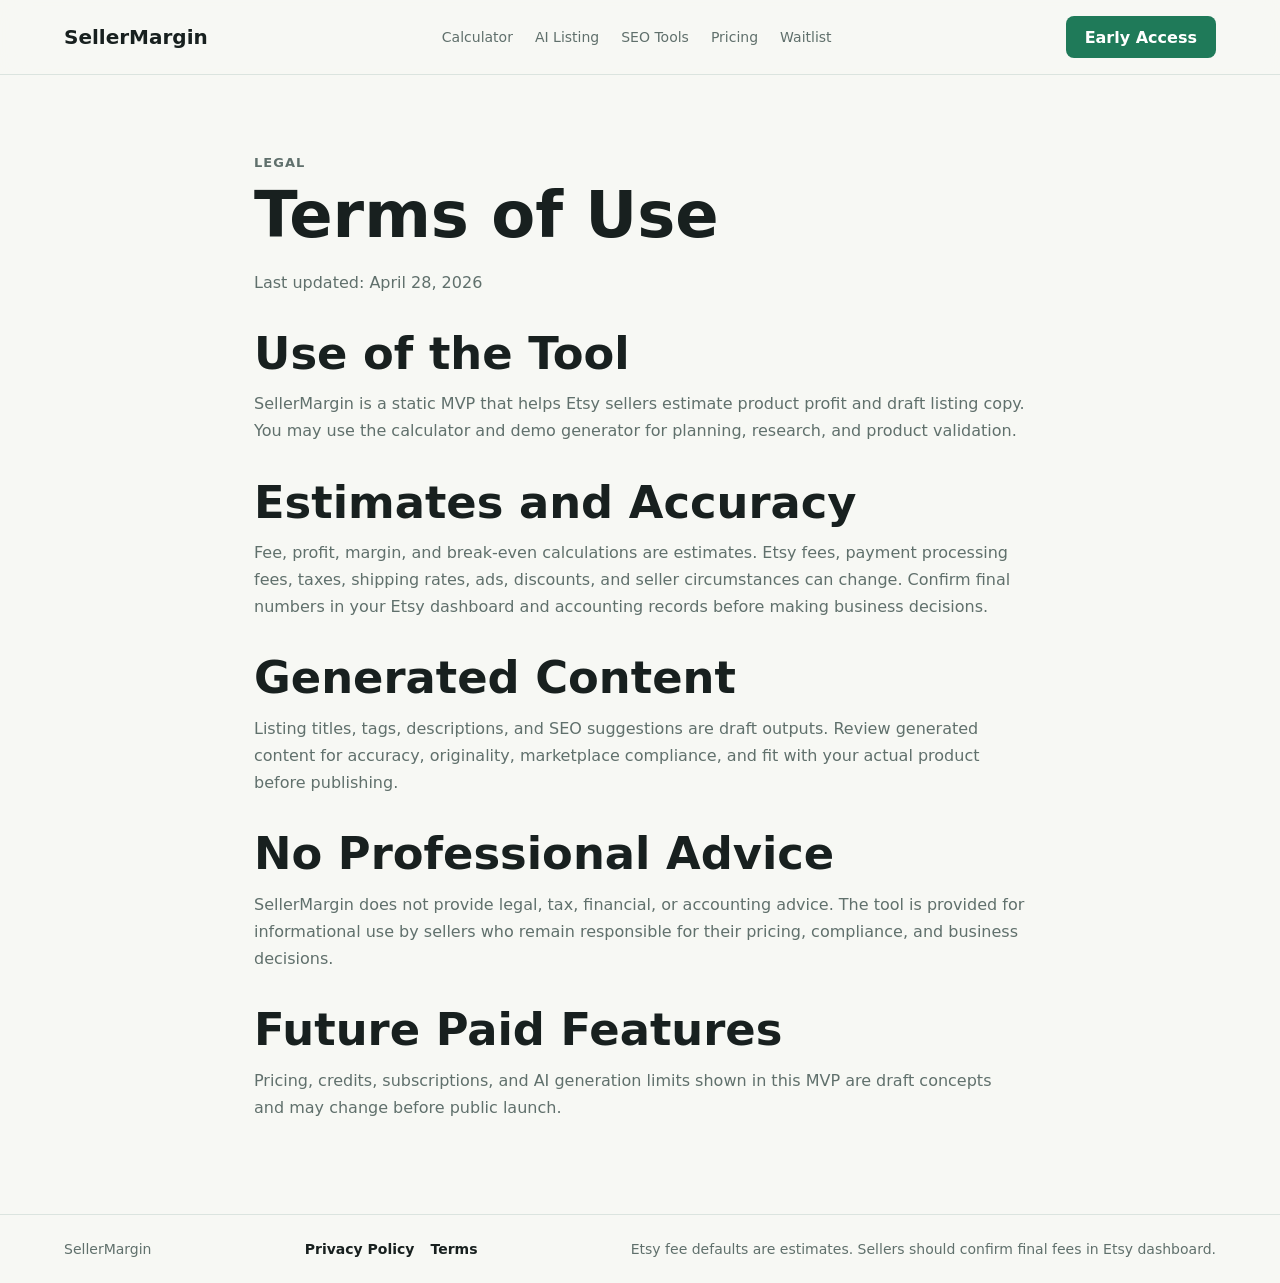
<file: terms.html>
<!doctype html>
<html lang="en">
  <head>
    <meta charset="UTF-8" />
    <meta name="viewport" content="width=device-width, initial-scale=1.0" />
    <title>Terms of Use | SellerMargin</title>
    <meta
      name="description"
      content="Terms of Use for SellerMargin, an Etsy profit calculator and AI listing toolkit MVP."
    />
    <meta name="robots" content="index, follow" />
    <meta name="theme-color" content="#1f7a59" />
    <link rel="stylesheet" href="styles.css" />
  </head>
  <body>
    <header class="topbar">
      <a class="brand" href="index.html#tool">SellerMargin</a>
      <nav class="nav" aria-label="Primary navigation">
        <a href="index.html#calculator">Calculator</a>
        <a href="index.html#listing">AI Listing</a>
        <a href="index.html#seo">SEO Tools</a>
        <a href="index.html#pricing">Pricing</a>
        <a href="index.html#waitlist">Waitlist</a>
      </nav>
      <a class="nav-cta" href="index.html#waitlist">Early Access</a>
    </header>

    <main class="legal-page">
      <p class="eyebrow">Legal</p>
      <h1>Terms of Use</h1>
      <p>Last updated: April 28, 2026</p>

      <section>
        <h2>Use of the Tool</h2>
        <p>
          SellerMargin is a static MVP that helps Etsy sellers estimate product profit
          and draft listing copy. You may use the calculator and demo generator for
          planning, research, and product validation.
        </p>
      </section>

      <section>
        <h2>Estimates and Accuracy</h2>
        <p>
          Fee, profit, margin, and break-even calculations are estimates. Etsy fees,
          payment processing fees, taxes, shipping rates, ads, discounts, and seller
          circumstances can change. Confirm final numbers in your Etsy dashboard and
          accounting records before making business decisions.
        </p>
      </section>

      <section>
        <h2>Generated Content</h2>
        <p>
          Listing titles, tags, descriptions, and SEO suggestions are draft outputs.
          Review generated content for accuracy, originality, marketplace compliance,
          and fit with your actual product before publishing.
        </p>
      </section>

      <section>
        <h2>No Professional Advice</h2>
        <p>
          SellerMargin does not provide legal, tax, financial, or accounting advice. The
          tool is provided for informational use by sellers who remain responsible for
          their pricing, compliance, and business decisions.
        </p>
      </section>

      <section>
        <h2>Future Paid Features</h2>
        <p>
          Pricing, credits, subscriptions, and AI generation limits shown in this MVP are
          draft concepts and may change before public launch.
        </p>
      </section>
    </main>

    <footer class="footer">
      <span>SellerMargin</span>
      <nav class="footer-links" aria-label="Footer navigation">
        <a href="privacy.html">Privacy Policy</a>
        <a href="terms.html">Terms</a>
      </nav>
      <span>Etsy fee defaults are estimates. Sellers should confirm final fees in Etsy dashboard.</span>
    </footer>
  </body>
</html>
</file>
<file: styles.css>
:root {
  --ink: #18201f;
  --muted: #60706c;
  --line: #dbe4df;
  --paper: #f7f8f4;
  --white: #ffffff;
  --green: #1f7a59;
  --green-dark: #12533c;
  --coral: #d85c43;
  --amber: #f2b84b;
  --blue: #2d6cdf;
  --shadow: 0 18px 50px rgba(24, 32, 31, 0.1);
}

* {
  box-sizing: border-box;
}

html {
  scroll-behavior: smooth;
}

body {
  margin: 0;
  background: var(--paper);
  color: var(--ink);
  font-family: Inter, ui-sans-serif, system-ui, -apple-system, BlinkMacSystemFont, "Segoe UI", sans-serif;
  overflow-x: hidden;
}

a {
  color: inherit;
  text-decoration: none;
}

.topbar {
  position: sticky;
  top: 0;
  z-index: 10;
  display: flex;
  align-items: center;
  justify-content: space-between;
  gap: 24px;
  padding: 16px clamp(18px, 5vw, 64px);
  background: rgba(247, 248, 244, 0.92);
  border-bottom: 1px solid var(--line);
  backdrop-filter: blur(14px);
}

.brand {
  font-weight: 800;
  font-size: 20px;
}

.nav {
  display: flex;
  gap: 22px;
  color: var(--muted);
  font-size: 14px;
}

.nav a:hover {
  color: var(--ink);
}

.nav-cta,
.button {
  display: inline-flex;
  align-items: center;
  justify-content: center;
  min-height: 42px;
  padding: 0 18px;
  border: 1px solid transparent;
  border-radius: 8px;
  font-weight: 700;
  cursor: pointer;
}

.button:disabled {
  cursor: wait;
  opacity: 0.68;
}

.nav-cta,
.button.primary {
  background: var(--green);
  color: var(--white);
}

.button.secondary {
  background: var(--white);
  border-color: var(--line);
}

.hero {
  min-height: calc(100vh - 76px);
  display: grid;
  grid-template-columns: minmax(0, 1.05fr) minmax(320px, 0.7fr);
  gap: clamp(28px, 5vw, 80px);
  align-items: center;
  padding: clamp(44px, 7vw, 92px) clamp(18px, 5vw, 64px);
  background:
    linear-gradient(120deg, rgba(31, 122, 89, 0.11), transparent 42%),
    linear-gradient(180deg, rgba(242, 184, 75, 0.16), transparent 48%),
    var(--paper);
}

.eyebrow {
  margin: 0 0 10px;
  color: var(--coral);
  font-size: 13px;
  font-weight: 800;
  letter-spacing: 0.08em;
  text-transform: uppercase;
}

h1,
h2,
h3,
p {
  margin-top: 0;
}

h1 {
  max-width: 820px;
  margin-bottom: 22px;
  font-size: clamp(42px, 6.6vw, 88px);
  line-height: 0.98;
  letter-spacing: 0;
}

h2 {
  margin-bottom: 12px;
  font-size: clamp(28px, 3.5vw, 46px);
  line-height: 1.08;
  letter-spacing: 0;
}

h3 {
  margin-bottom: 10px;
  font-size: 19px;
}

.hero-text {
  max-width: 640px;
  color: var(--muted);
  font-size: 19px;
  line-height: 1.65;
}

.section-intro {
  max-width: 620px;
  margin: -2px 0 18px;
  color: var(--muted);
  line-height: 1.55;
}

.hero-actions {
  display: flex;
  flex-wrap: wrap;
  gap: 12px;
  margin-top: 30px;
}

.hero-panel,
.panel,
.card,
.price-card {
  background: var(--white);
  border: 1px solid var(--line);
  border-radius: 8px;
  box-shadow: var(--shadow);
}

.hero-panel {
  padding: 28px;
}

.metric span,
.metric-row span,
.result-main span,
.result-list span {
  display: block;
  color: var(--muted);
  font-size: 14px;
}

.metric strong {
  display: block;
  margin-top: 8px;
  color: var(--green-dark);
  font-size: clamp(46px, 6vw, 72px);
  line-height: 1;
}

.metric-row {
  display: grid;
  grid-template-columns: 1fr 1fr;
  gap: 14px;
  margin-top: 22px;
}

.metric-row div {
  padding: 18px;
  border-radius: 8px;
  background: #f0f5f1;
}

.metric-row strong {
  display: block;
  margin-top: 8px;
  font-size: 25px;
}

.mini-chart {
  display: grid;
  grid-template-columns: repeat(5, 1fr);
  align-items: end;
  gap: 10px;
  height: 150px;
  margin-top: 28px;
  padding-top: 12px;
  border-top: 1px solid var(--line);
}

.mini-chart span {
  display: block;
  border-radius: 6px 6px 0 0;
  background: linear-gradient(180deg, var(--amber), var(--green));
}

.tool-grid,
.split-section,
.content-band {
  padding: clamp(42px, 6vw, 78px) clamp(18px, 5vw, 64px);
}

.tool-grid,
.split-section {
  display: grid;
  grid-template-columns: minmax(0, 1fr) minmax(320px, 1fr);
  gap: 24px;
  align-items: start;
}

.panel {
  padding: clamp(20px, 3vw, 32px);
}

.calculator-form {
  display: grid;
  grid-template-columns: 1fr 1fr;
  gap: 16px;
}

label {
  display: grid;
  gap: 7px;
  color: var(--muted);
  font-size: 14px;
  font-weight: 700;
}

input,
select {
  width: 100%;
  min-height: 44px;
  padding: 0 12px;
  border: 1px solid var(--line);
  border-radius: 8px;
  background: var(--white);
  color: var(--ink);
  font: inherit;
}

input:focus,
select:focus {
  outline: 3px solid rgba(45, 108, 223, 0.17);
  border-color: var(--blue);
}

.result-main {
  padding: 24px;
  border-radius: 8px;
  background: #ecf5ef;
}

.result-main strong {
  display: block;
  margin-top: 8px;
  color: var(--green-dark);
  font-size: 52px;
  line-height: 1;
}

.result-list {
  display: grid;
  gap: 12px;
  margin-top: 20px;
}

.result-list div,
.partner-list div {
  display: flex;
  justify-content: space-between;
  gap: 18px;
  padding: 14px 0;
  border-bottom: 1px solid var(--line);
}

.recommendation {
  margin-top: 18px;
  padding: 16px;
  border-left: 4px solid var(--coral);
  background: #fff4ef;
  color: #6a352b;
  line-height: 1.5;
}

.split-section p {
  max-width: 680px;
  color: var(--muted);
  line-height: 1.7;
}

.listing-controls {
  display: grid;
  gap: 12px;
  max-width: 620px;
  margin-top: 22px;
}

.output-panel {
  min-height: 330px;
}

.generated-block {
  margin-top: 14px;
  padding-top: 14px;
  border-top: 1px solid var(--line);
}

.generated-block strong {
  display: block;
  margin-bottom: 7px;
}

.generated-block p {
  margin-bottom: 0;
  color: var(--ink);
}

.content-band {
  background: #eef3ef;
}

.cards,
.pricing-grid {
  display: grid;
  grid-template-columns: repeat(4, minmax(0, 1fr));
  gap: 18px;
  margin-top: 24px;
}

.card,
.price-card {
  padding: 22px;
  box-shadow: none;
}

.card p,
.price-card p,
.payment-note {
  color: var(--muted);
  line-height: 1.6;
}

.affiliate {
  background: var(--white);
}

.partner-list {
  background: #f7f8f4;
  border: 1px solid var(--line);
  border-radius: 8px;
  padding: 8px 24px;
}

.partner-list span {
  color: var(--muted);
  text-align: right;
}

.pricing-grid {
  grid-template-columns: repeat(3, minmax(0, 1fr));
}

.price-card strong {
  display: block;
  margin: 10px 0 12px;
  font-size: 34px;
}

.price-card.featured {
  border-color: var(--green);
  box-shadow: 0 16px 42px rgba(31, 122, 89, 0.14);
}

.payment-note {
  margin: 22px 0 0;
}

.waitlist-section {
  display: grid;
  grid-template-columns: minmax(0, 0.85fr) minmax(320px, 1fr);
  gap: 28px;
  align-items: start;
  padding: clamp(42px, 6vw, 78px) clamp(18px, 5vw, 64px);
  background: var(--white);
}

.waitlist-copy p {
  max-width: 640px;
  color: var(--muted);
  line-height: 1.7;
}

.waitlist-form {
  display: grid;
  grid-template-columns: 1fr 1fr;
  gap: 16px;
  padding: clamp(20px, 3vw, 32px);
  background: var(--paper);
  border: 1px solid var(--line);
  border-radius: 8px;
}

.waitlist-form .button,
.waitlist-form .form-status,
.waitlist-form .form-note {
  grid-column: 1 / -1;
}

.form-status {
  min-height: 22px;
  margin: 0;
  color: var(--green-dark);
  font-weight: 700;
  line-height: 1.45;
}

.form-note {
  margin: 0;
  color: var(--muted);
  font-size: 13px;
  line-height: 1.55;
}

.footer {
  display: flex;
  align-items: center;
  justify-content: space-between;
  gap: 18px;
  padding: 26px clamp(18px, 5vw, 64px);
  border-top: 1px solid var(--line);
  color: var(--muted);
  font-size: 14px;
}

.footer-links {
  display: flex;
  gap: 16px;
  color: var(--ink);
  font-weight: 700;
}

.legal-page {
  max-width: 900px;
  margin: 0 auto;
  padding: clamp(42px, 6vw, 78px) clamp(18px, 5vw, 64px);
}

.legal-page h1 {
  max-width: 760px;
  font-size: clamp(38px, 5vw, 68px);
}

.legal-page section {
  margin-top: 34px;
}

.legal-page p,
.legal-page li {
  color: var(--muted);
  line-height: 1.7;
}

.seo-hero {
  padding: clamp(44px, 7vw, 92px) clamp(18px, 5vw, 64px);
  background:
    linear-gradient(120deg, rgba(31, 122, 89, 0.1), transparent 42%),
    linear-gradient(180deg, rgba(242, 184, 75, 0.14), transparent 54%),
    var(--paper);
}

.seo-hero h1 {
  max-width: 920px;
  font-size: clamp(40px, 5.6vw, 78px);
}

.seo-hero .hero-text {
  max-width: 760px;
}

.seo-layout {
  display: grid;
  grid-template-columns: minmax(0, 1fr) minmax(280px, 0.42fr);
  gap: 24px;
  align-items: start;
  padding: clamp(42px, 6vw, 78px) clamp(18px, 5vw, 64px);
}

.article-panel {
  background: var(--white);
  border: 1px solid var(--line);
  border-radius: 8px;
  padding: clamp(22px, 3vw, 34px);
}

.article-panel h2 {
  margin-top: 34px;
  font-size: clamp(25px, 3vw, 38px);
}

.article-panel h2:first-child {
  margin-top: 0;
}

.article-panel p,
.article-panel li {
  color: var(--muted);
  line-height: 1.75;
}

.article-panel ul,
.article-panel ol {
  padding-left: 22px;
}

.side-panel {
  position: sticky;
  top: 92px;
  background: var(--white);
  border: 1px solid var(--line);
  border-radius: 8px;
  padding: 22px;
}

.side-panel p {
  color: var(--muted);
  line-height: 1.6;
}

.side-panel .button {
  width: 100%;
  margin-top: 10px;
}

.inline-links {
  display: grid;
  gap: 10px;
  margin-top: 18px;
  padding-top: 18px;
  border-top: 1px solid var(--line);
}

.inline-links a {
  color: var(--green-dark);
  font-weight: 800;
}

@media (max-width: 900px) {
  .nav,
  .nav-cta {
    display: none;
  }

  .hero,
  .tool-grid,
  .split-section,
  .waitlist-section,
  .seo-layout {
    grid-template-columns: 1fr;
  }

  .hero {
    min-height: auto;
  }

  .cards,
  .pricing-grid {
    grid-template-columns: 1fr 1fr;
  }

  .side-panel {
    position: static;
  }
}

@media (max-width: 620px) {
  .calculator-form,
  .cards,
  .pricing-grid,
  .metric-row,
  .waitlist-form {
    grid-template-columns: 1fr;
  }

  h1 {
    font-size: 36px;
    line-height: 1.05;
  }

  h2 {
    font-size: 30px;
  }

  .result-list div,
  .partner-list div,
  .footer {
    display: grid;
    text-align: left;
  }

  .result-main strong {
    font-size: 42px;
  }

  .hero-panel {
    padding: 22px;
  }

  .partner-list span {
    text-align: left;
  }

  .footer-links {
    justify-content: start;
  }
}
</file>
